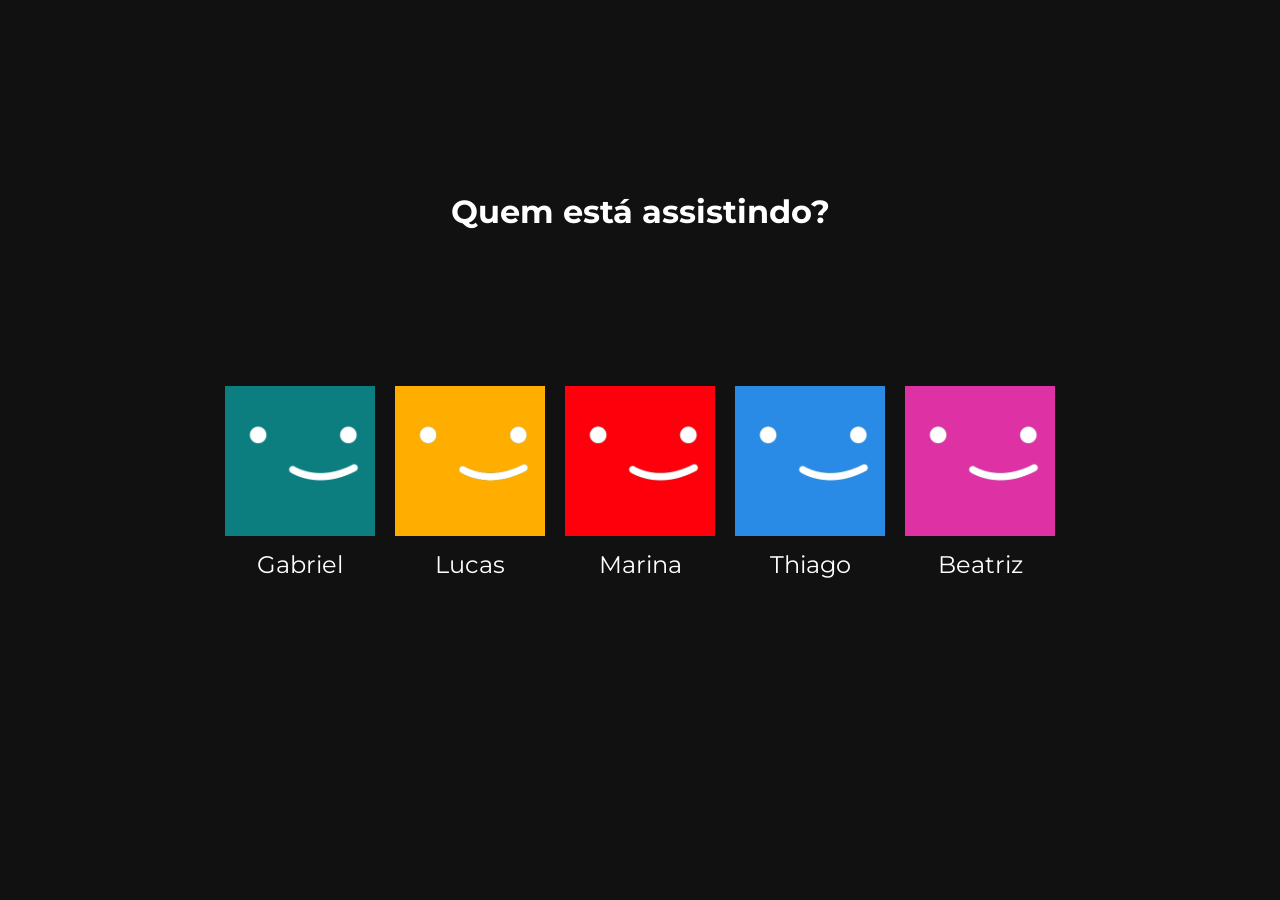
<file: index.html>
<!doctype html>
<html lang="pt-BR">

<head>
  <meta charset="UTF-8" />
  <meta name="viewport" content="width=device-width, initial-scale=1.0" />
  <link rel="stylesheet" href="src/css/style.css">
  <link rel="preconnect" href="https://fonts.googleapis.com">
  <link rel="preconnect" href="https://fonts.gstatic.com" crossorigin>
  <link href="https://fonts.googleapis.com/css2?family=Montserrat:ital,wght@0,100..900;1,100..900&display=swap"
    rel="stylesheet">
  <link rel="shortcut icon" href="src/img/Netflix-N logo.png" type="image/x-icon">
  <title>Quem está assistindo | Netflix</title>
</head>

<body>
  <main class="home">
    <h1 class="title">Quem está assistindo?</h1>
    <div class="profiles">
      <a href="home.html"><img src="src/img/avatar/Netflix-avatar.png" alt="Usuário da Netflix 1" /><br><p>Gabriel</p></a>
      <a href="home.html"><img src="src/img/avatar/Netflix-avatar(1).png" alt="Usuário da Netflix 2" /><br><p>Lucas</p></a>
      <a href="home.html"><img src="src/img/avatar/Netflix-avatar(2).png" alt="Usuário da Netflix 3" /><br><p>Marina</p></a>
      <a href="home.html"><img src="src/img/avatar/Netflix-avatar(3).png" alt="Usuário da Netflix 4" /><br><p>Thiago</p></a>
      <a href="home.html"><img src="src/img/avatar/Netflix-avatar(4).png" alt="Usuário da Netflix 5" /><br><p>Beatriz</p></a>
    </div>

  </main>
</body>

</html>
</file>
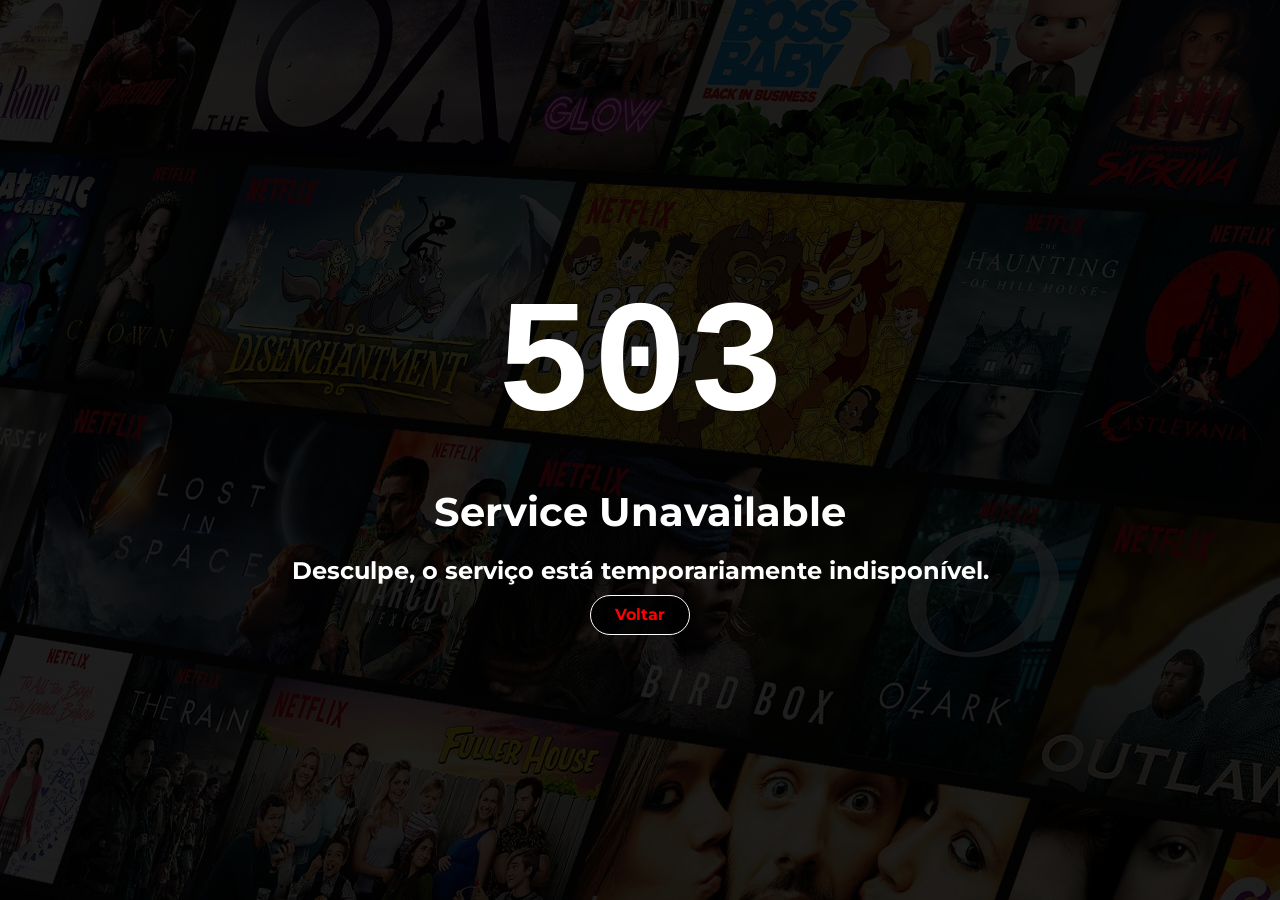
<file: alert.html>
<!DOCTYPE html>
<html lang="en">
<head>
    <meta charset="UTF-8">
    <meta name="viewport" content="width=device-width, initial-scale=1.0">
    <title>Erro 503</title>
    <link rel="stylesheet" href="src/css/style-alert.css">
    <link rel="shortcut icon" href="src/img/Netflix-N logo.png" type="image/x-icon">
    <link rel="preconnect" href="https://fonts.googleapis.com">
    <link rel="preconnect" href="https://fonts.gstatic.com" crossorigin>
    <link href="https://fonts.googleapis.com/css2?family=Montserrat:ital,wght@0,100..900;1,100..900&display=swap"
        rel="stylesheet">
</head>
<body>
    <h1 class="code">503</h1> <h1>Service Unavailable</h1>
    <h3>Desculpe, o serviço está temporariamente indisponível.</h3>
    <a href="home.html">Voltar</a>
</body>
</html>
</file>
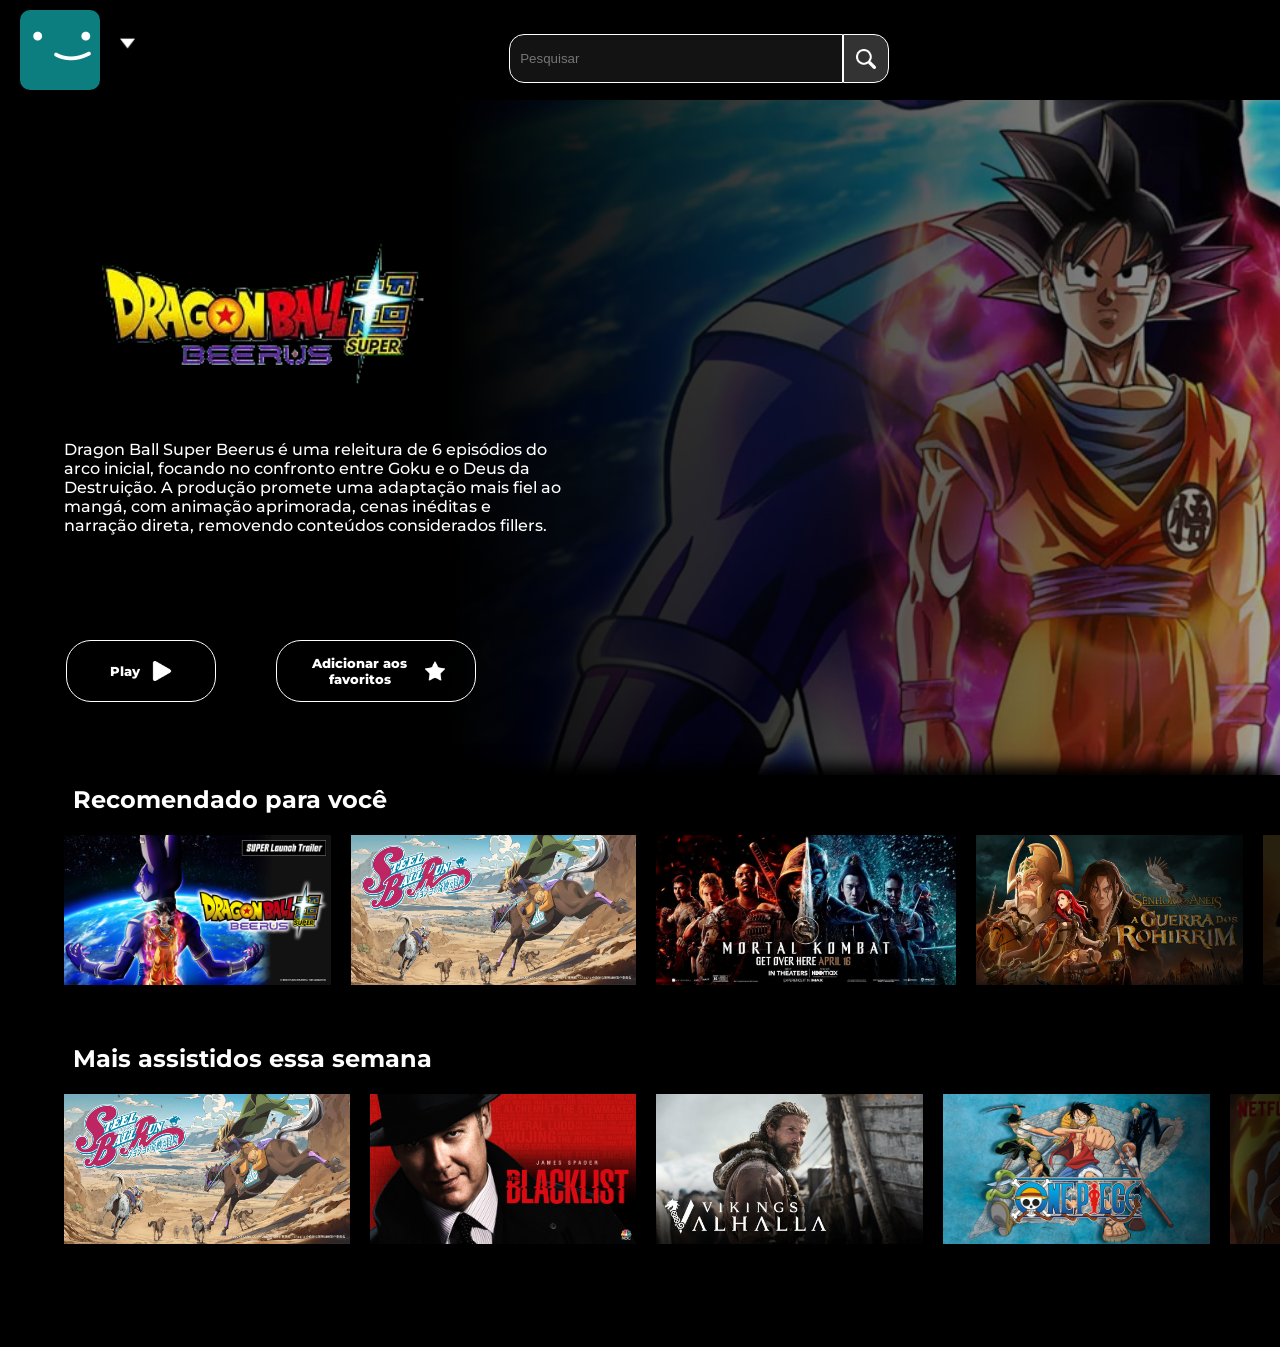
<file: home.html>
<!DOCTYPE html>
<html lang="pt-BR">

<head>
    <meta charset="UTF-8">
    <meta name="viewport" content="width=device-width, initial-scale=1.0">
    <link rel="stylesheet" href="src/css/style-home.css">
    <link rel="shortcut icon" href="src/img/Netflix-N logo.png" type="image/x-icon">
    <link rel="preconnect" href="https://fonts.googleapis.com">
    <link rel="preconnect" href="https://fonts.gstatic.com" crossorigin>
    <link href="https://fonts.googleapis.com/css2?family=Montserrat:ital,wght@0,100..900;1,100..900&display=swap"
        rel="stylesheet">
    <title>Home | Netflix</title>
</head>

<body>
    <header class="cabecalho">
        <div class="opcao-user">
            <img src="src/img/avatar/Netflix-avatar.png" alt="avatar do usuário" class="avatar">
            <a href="#" id="seta-menu"><img src="src/img/icon/arrow-Down.png" class="seta"></a>
            <div id="menu-dropdown" class="menu-escondido">
                <ul>
                    <li><a href="alert.html">Editar Perfil</a></li>
                    <li><a href="index.html">Sair da Netflix</a></li>
                </ul>
            </div>
        </div>
        <div class="search">
            <input type="text" placeholder="Pesquisar" class="input-search">
            <button class="btn-search"><img src="src/img/icon/lupa.png" alt=""></button>
        </div>
    </header>
    <main class="home">
        <div class="show">
            <div class="thumb">
                <div class="info-banner">
                    <img src="src/img/titulos/dragon ball.png" alt="" class="titulo">
                    <p class="descr"> Dragon Ball Super Beerus é uma releitura de 6 episódios do arco inicial, focando
                        no
                        confronto entre Goku e o Deus da
                        Destruição. A produção promete uma adaptação mais fiel ao mangá, com animação aprimorada, cenas
                        inéditas e narração direta, removendo conteúdos considerados fillers.</p>
                </div>
                <div class="func">
                    <button class="btn-play">Play <img src="src/img/icon/botao-play-light.png" alt=""></button>
                    <button class="btn-fav">Adicionar aos favoritos <img src="src/img/icon/withe-star.png"
                            alt=""></button>
                </div>
            </div>
        </div>
        <article class="back">
            <div class="row">
                <h3 class="subtitle">Recomendado para você</h3>
                <div class="carrosel">
                    <img src="src/img/thumb/dragon ball.jpg" alt="Você deseja assistir Dragon Ball Super Beerus?"
                        class="card-filme" data-bg="src/img/wallpaper/dragon ball.jpg"
                        data-logo="src/img/titulos/dragon ball.png"
                        data-desc="Dragon Ball Super Beerus é uma releitura de 6 episódios do arco inicial, focando no confronto entre Goku e o Deus da Destruição. A produção promete uma adaptação mais fiel ao mangá, com animação aprimorada, cenas inéditas e narração direta, removendo conteúdos considerados fillers.">

                    <img src="src/img/thumb/jojo.png" alt=" Você deseja assistir JoJo's Bizarre Adventure?"
                        class="card-filme" data-bg="src/img/wallpaper/jojo.png" data-logo="src/img/titulos/jojo.png"
                        data-desc="JoJo's Bizarre Adventure (JoJo no Kimyo na Boken) acompanha a história geracional da família Joestar, cujos membros (apelidados de JoJo) estão destinados a lutar contra inimigos sobrenaturais, como o vampiro Dio Brando, ao longo de várias décadas e partes, utilizando poderes únicos conhecidos como Stands. A série é famosa por mudar de protagonista e cenário a cada parte, mantendo uma narrativa estilizada, bizarra e cheia de referências à cultura pop.">

                    <img src="src/img/thumb/mortal kombat.jpg" alt="Você deseja assistir Mortal Kombat?"
                        class="card-filme" data-bg="src/img/wallpaper/mortal.jpg" data-logo="src/img/titulos/mortal.png"
                        data-desc="O lutador de MMA Cole Young é caçado pelo imperador Shang Tsung e busca refúgio com Sonya Blade e Jax. Sob a tutela de Lorde Raiden, Cole treina com guerreiros experientes para desbloquear sua "
                        arcana" — poder interior — e defender o Plano Terreno em uma batalha de alto risco pelo
                        universo.">

                    <img src="src/img/thumb/senhor dos aneis.jpg"
                        alt="Você deseja assistir O Senhor dos Anéis a guerra dos Rohirrim?" class="card-filme"
                        data-bg="src/img/wallpaper/lotr.webp" data-logo="src/img/titulos/lotr.png"
                        data-desc="Um ataque repentino de Wulf, um implacável senhor Dunlending, força Helm Mão-de-Martelo e seu povo a fazer uma última resistência na antiga fortaleza de Hornburg. Em uma situação desesperadora, a filha de Helm lidera a resistência.">

                    <img src="src/img/thumb/o exterminador.jpg"
                        alt="Você deseja assistir O Exterminador do Futuro Destino sombrio?" class="card-filme"
                        data-bg="src/img/wallpaper/exterminador.webp" data-logo="src/img/titulos/exterminador.png"
                        data-desc="Sarah Connor retorna para proteger a jovem Dani Ramos de um novo e avançado Exterminador, o Rev-9, enviado para eliminá-la, contando com a ajuda de uma híbrida humano-ciborgue, Grace">
                </div>
            </div>

            <div class="row">
                <h3 class="subtitle">Mais assistidos essa semana</h3>

                <div class="carrosel">

                    <img src="src/img/thumb/jojo.png" alt=" Você deseja assistir JoJo's Bizarre Adventure?"
                        class="card-filme" data-bg="src/img/wallpaper/jojo.png" data-logo="src/img/titulos/jojo.png"
                        data-desc="JoJo's Bizarre Adventure (JoJo no Kimyo na Boken) acompanha a história geracional da família Joestar, cujos membros (apelidados de JoJo) estão destinados a lutar contra inimigos sobrenaturais, como o vampiro Dio Brando, ao longo de várias décadas e partes, utilizando poderes únicos conhecidos como Stands. A série é famosa por mudar de protagonista e cenário a cada parte, mantendo uma narrativa estilizada, bizarra e cheia de referências à cultura pop.">

                    <img src="src/img/thumb/black list.jpg" alt=" Você deseja assistir Black List?" class="card-filme"
                        data-bg="src/img/wallpaper/black.jpg" data-logo="src/img/titulos/black.png"
                        data-desc="Raymond 'Red' Reddington, um dos criminosos mais procurados pelo FBI, entrega-se misteriosamente e oferece ajuda para capturar mafiosos, hackers e terroristas perigosos que o governo desconhece. Ele impõe a condição de trabalhar apenas com a agente novata Elizabeth Keen">

                    <img src="src/img/thumb/Valhalla.jpg" alt="Você deseja assistir Vikings Valhalla?"
                        class="card-filme" data-bg="src/img/wallpaper/valhalla.jpg"
                        data-logo="src/img/titulos/valhalla.png"
                        data-desc="A trama narra as aventuras do explorador Leif Erikson, sua irmã Freydis Eriksdotter e o príncipe nórdico Harald Sigurdsson, enquanto lutam pela sobrevivência e glória em um mundo cristão versus pagão em rápida transformação.">

                    <img src="src/img/thumb/one piece.png" alt="Você deseja assistir One Piece?" class="card-filme"
                        data-bg="src/img/wallpaper/one.jpg" data-logo="src/img/titulos/one.png"
                        data-desc="One Piece segue Monkey D. Luffy e sua tripulação, os Piratas do Chapéu de Palha, em busca do lendário tesouro 'One Piece' deixado por Gold Roger para se tornar o Rei dos Piratas">

                    <img src="src/img/thumb/avatar.jpg" alt="Você deseja assistir Avatar a lenda de Aang?"
                        class="card-filme" data-bg="src/img/wallpaper/avatar.webp"
                        data-logo="src/img/titulos/avatar.png"
                        data-desc="'Avatar: A Lenda de Aang' segue Aang, um menino de 12 anos e o último dobrador de ar, que desperta após 100 anos congelado para salvar um mundo devastado pela Nação do Fogo. Como o Avatar, ele precisa dominar os quatro elementos (Água, Terra, Fogo, Ar) para restaurar o equilíbrio global, acompanhado de amigos">
                </div>
            </div>
        </article>
    </main>
    <footer>

    </footer>
    <script src="src/js/script.js"></script>
</body>

</html>
</file>
<file: src/css/style.css>
* {
  margin: 0;
  padding: 0;
  box-sizing: border-box;
}

body {
  display: flex;
  background: #111111;
  width: 100vw;
  color: #fff;
  height: 100vh;
}

.home {
  display: flex;
  flex-direction: column;
  width: 100vw;
  height: 100vh;
  color: #fff;
  align-items: center;
  font-family: "Montserrat", sans-serif;
}

.title {
    margin-top:15%;
    margin-bottom: -13%;
}

.profiles {
  display: flex;
  width: 100vw;
  height: 100vh;
  justify-content: center;
  align-items: center;
  gap: 20px;
}

.profiles a {
  text-decoration: none;
  color: #fff;
}

.profiles p {
  display: flex;
  width: 100%;
  font-size: 1.5rem;
  justify-content: center;
  text-decoration: none;
  margin-top: 10px;
}

.profiles img {
  width: 150px;
  height: 150px;
  transition: all 0.3s ease-in-out;
}

.profiles img:hover {
  transform: scale(1.1);
  transition: all 0.3s ease-in-out;
}
</file>
<file: src/css/style-alert.css>
* {
    margin: 0;
    padding: 0;
    box-sizing: border-box;
}

body {
    display: flex;
    min-height: 100vh;
    flex-direction: column;
    align-items: center;
    justify-content: center;
    background: linear-gradient(rgba(0, 0, 0, 0.7), rgba(0, 0, 0, 0.7)), url(../img/wallpaper/netflix.jpeg);
    width: 100%;
    color: #fff;
    height: 100vh;
}

h1 {
    font-size: 2.5rem;
    margin-bottom: 20px;
    font-family: "Montserrat", sans-serif;
}

.code {
    font-size: 10rem;
    padding: 10px 20px;
    border-radius: 5px;
    font-family: "Courier New", Courier, monospace;
}

h3 {
    font-size: 1.5rem;
    margin-bottom: 10px;
    font-family: "Montserrat", sans-serif;
}

a {
    display: flex;
    align-items: center;
    justify-content: center;
    border-radius: 20px;
    border: 1px solid #fff;
    color: #fff;
    text-decoration: none;
    font-family: "Montserrat", sans-serif;
    font-weight: bold;
    color: red;
    width: 100px;
    height: 40px;
    background: rgba(0, 0, 0, 0.8);
    transition: all 0.3s ease;
}

a:hover {
    background: rgba(255, 0, 0, 0.8);
    color: #fff;
}
</file>
<file: src/css/style-home.css>
* {
  margin: 0;
  padding: 0;
  box-sizing: border-box;
}

body {
  display: flex;
  margin: 0;
  padding: 0;
  min-height: 100vh;
  overflow-x: hidden;
  flex-direction: column;
  background: #000000;
  width: 100%;
  color: #fff;
  height: 100vh;
}

.cabecalho {
  display: flex;
  width: 100%;
  height: 10vh;
  font-family: "Montserrat", sans-serif;
  min-height: 80px;
  align-items: center;
  gap: 20px;
  margin-bottom: 10px;
  padding: 0 20px;
}

.opcao-user {
  display: flex;
  position: relative;
  align-items: center;
  width: 100%;
  height: 10vh;
  gap: 20px;
}

#menu-dropdown {
  position: absolute;
  top: 100%;
  margin-top: 10px;
  background-color: rgba(0, 0, 0, 0.9);
  border: 1px solid #333;
  width: 150px;
  border-radius: 4px;
  z-index: 100;
  display: none;
}

/*Aqui entra o Js*/
#menu-dropdown.mostrar {
  display: block;
}

#menu-dropdown ul {
  display: flex;
  flex-direction: column;
  align-items: center;
  width: 100%;
  height: 100%;
  justify-content: center;
  list-style: none;
  padding: 0;
  margin: 0;
}

#menu-dropdown ul li {
  position: relative;
  width: 100%;
  height: 100%;
  padding: 10px 0;
  border: 1px solid #fff;
  transition: all 0.3s ease;

}

#menu-dropdown ul li a {
  color: white;
  text-decoration: none;
  font-size: 14px;
  display: block;
  text-align: center;
}

#menu-dropdown li:hover {
  background: #333;
}

.cabecalho .opcao-user .avatar {
  width: 80px;
  height: 80px;
  margin: 20px 0px 0px 0px;
  border-radius: 10px;
  object-fit: cover;
}

.cabecalho .opcao-user .seta {
  width: 15px;
  height: 15px;
  margin: 10px 0px 0px 0px;
}
.search{
  display: flex;
  position: absolute;
  top: 0%;
  left: 39%;
  padding: 10px;
  width: 400px;
  height: 13%;
  align-items: center;
}

.input-search {
  display: flex;
  width: 100%;
  padding: 10px;
  color: #fff;
  font-weight: 400;
  border-radius: 15px 0px 0px 15px;
  border: 1px solid #fff;
  height: 50%;
  background: #33333363;
  gap: 10px;
}

.search button {
  display: flex;
  padding: 10px;
  width: 50px;
  height: 50%;
  background: #333;
  border: 1px solid #fff;
  border-radius: 0px 15px 15px 0px;
  color: #fff;
  font-family: "Montserrat", sans-serif;
  align-items: center;
  justify-content: center;
  cursor: pointer;
  transition: all 0.3s ease;
}

.search button:hover {
  background:#252525;
}

.search img {
  width: 20px;
  height: 20px;
}


.home {
  display: flex;
  margin-top: 10px;
  flex-direction: column;
  position: relative;
  min-height: 100vh;
  height: 65vh;
  width: 100%;
  color: #fff;
  justify-content: center;
  font-family: "Montserrat", sans-serif;
}

.home .show {
  position: absolute;
  top: 0;
  left: 300px;
  width: 100%;
  height: 100%;
  margin-left: 150px;
  background: url("../img/wallpaper/dragon\ ball.jpg") no-repeat;
  background-size: cover;
  background-position: center;
  z-index: 1;
}


.home .show .thumb {
  width: 100%;
  height: 100%;
  background: linear-gradient(to right,
      rgba(0, 0, 0, 1) 0%,
      rgba(0, 0, 0, 0) 100%);
  z-index: 10;
  pointer-events: auto;
  gap: 20px;
}


.info-banner {
  position: absolute;
  top: 50%;
  left: 5%;
  display: flex;
  flex-direction: column;
  width: 500px;
  z-index: 3;
}

.home .show .thumb .titulo {
  position: absolute;
  top: 20%;
  right: 115%;
  transform: translateY(-145%);
  width: 350px;
  height: 250px;
  object-fit: contain;
  z-index: 3;
}

.show .thumb .descr {
  position: absolute;
  right: 90%;
  font-weight: 500;
  font-size: 16px;
  margin: -110px 0px 0px 0px;
  width: 500px;
  height: 100px;
  font-family: "Montserrat";
  z-index: 3;
}


.show .thumb .func {
  display: flex;
  position: absolute;
  right: 98%;
  top: 60%;
  gap: 60px;
  z-index: 10;
}

.show .thumb .func button {
  display: flex;
  padding: 30px;
  width: 200px;
  height: 50px;
  background: rgba(0, 0, 0, 0);
  border: 1px solid #fff;
  border-radius: 25px;
  color: #fff;
  font-family: "Montserrat", sans-serif;
  align-items: center;
  justify-content: center;
  gap: 12px;
  transition: all 0.3s ease;
  font-weight: 800;
}

.show .thumb .func button:hover {
  background-color: #fff;
  color: #000;
  cursor: pointer;
}

.show .thumb .func button:hover img {
  content: url(../img/icon/black-star.png);
}

.show .thumb .func .btn-play:hover img {
  content: url(../img/icon/botao-play-ponta-dark.png);
}

.show .thumb .func .btn-play {
  width: 150px;
}

.func button img {
  width: 20px;
  height: 20px;
}


.back {
  display: flex;
  flex-direction: column;
  position: absolute;
  gap: 220px;
  top: 75%;
  left: 0%;
  padding: 10px;
  width: 100%;
  height: 40%;
  background-size: cover;
  background: #000;
  box-shadow: 0 -10px 15px rgb(0, 0, 0);
  z-index: 2;
}

.subtitle {
  font-size: 1.5rem;
  margin-bottom: 10px;
}

.back .row {
  display: flex;
  flex-direction: column;
  padding-left: 5%;
}

.carrosel {
  display: flex;
  margin: 50px 0px 0px 0px;
  position: absolute;
  flex-direction: row;
  left: 5%;
  width: 100%;
  height: 10vh;
  gap: 20px;
  z-index: 3;
}

/* Efeito de Gradiente na Direita (o "embassado") */
.back::after {
  content: "";
  position: absolute;
  top: 0;
  right: 0;
  width: 15%;
  /* Largura do efeito */
  height: 159%;
  background: linear-gradient(to left, #000000d4 10%, transparent 100%);
  z-index: 10;
  /* Garante que fique por cima dos cards */
  pointer-events: none;
  /* Permite clicar nos cards por baixo do efeito */
}

.carrosel img {
  width: 300px;
  height: 150px;
  object-fit: cover;
  transition: all 0.3s ease;
}

.carrosel img:hover {
  transform: translate3d(0, -10px, 0);
  border: 2px solid #fff;
  cursor: pointer;
}
</file>
